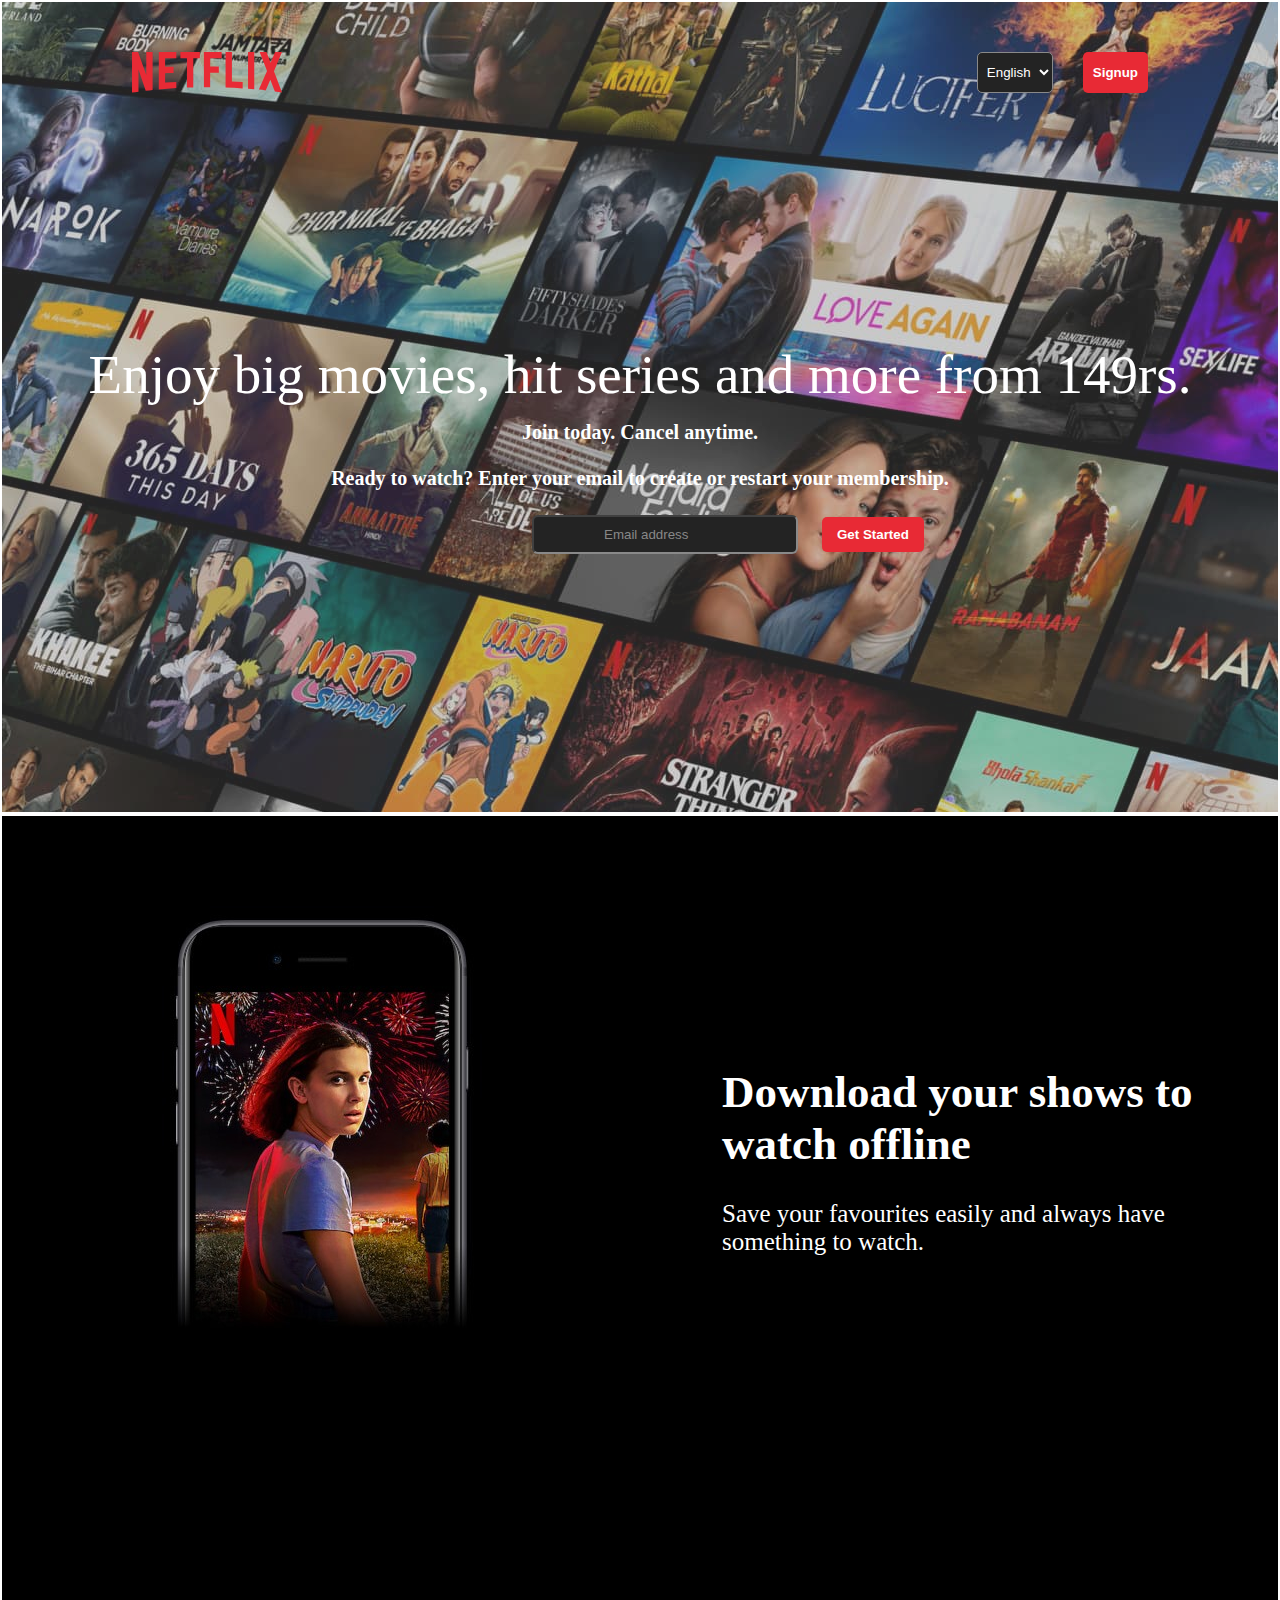
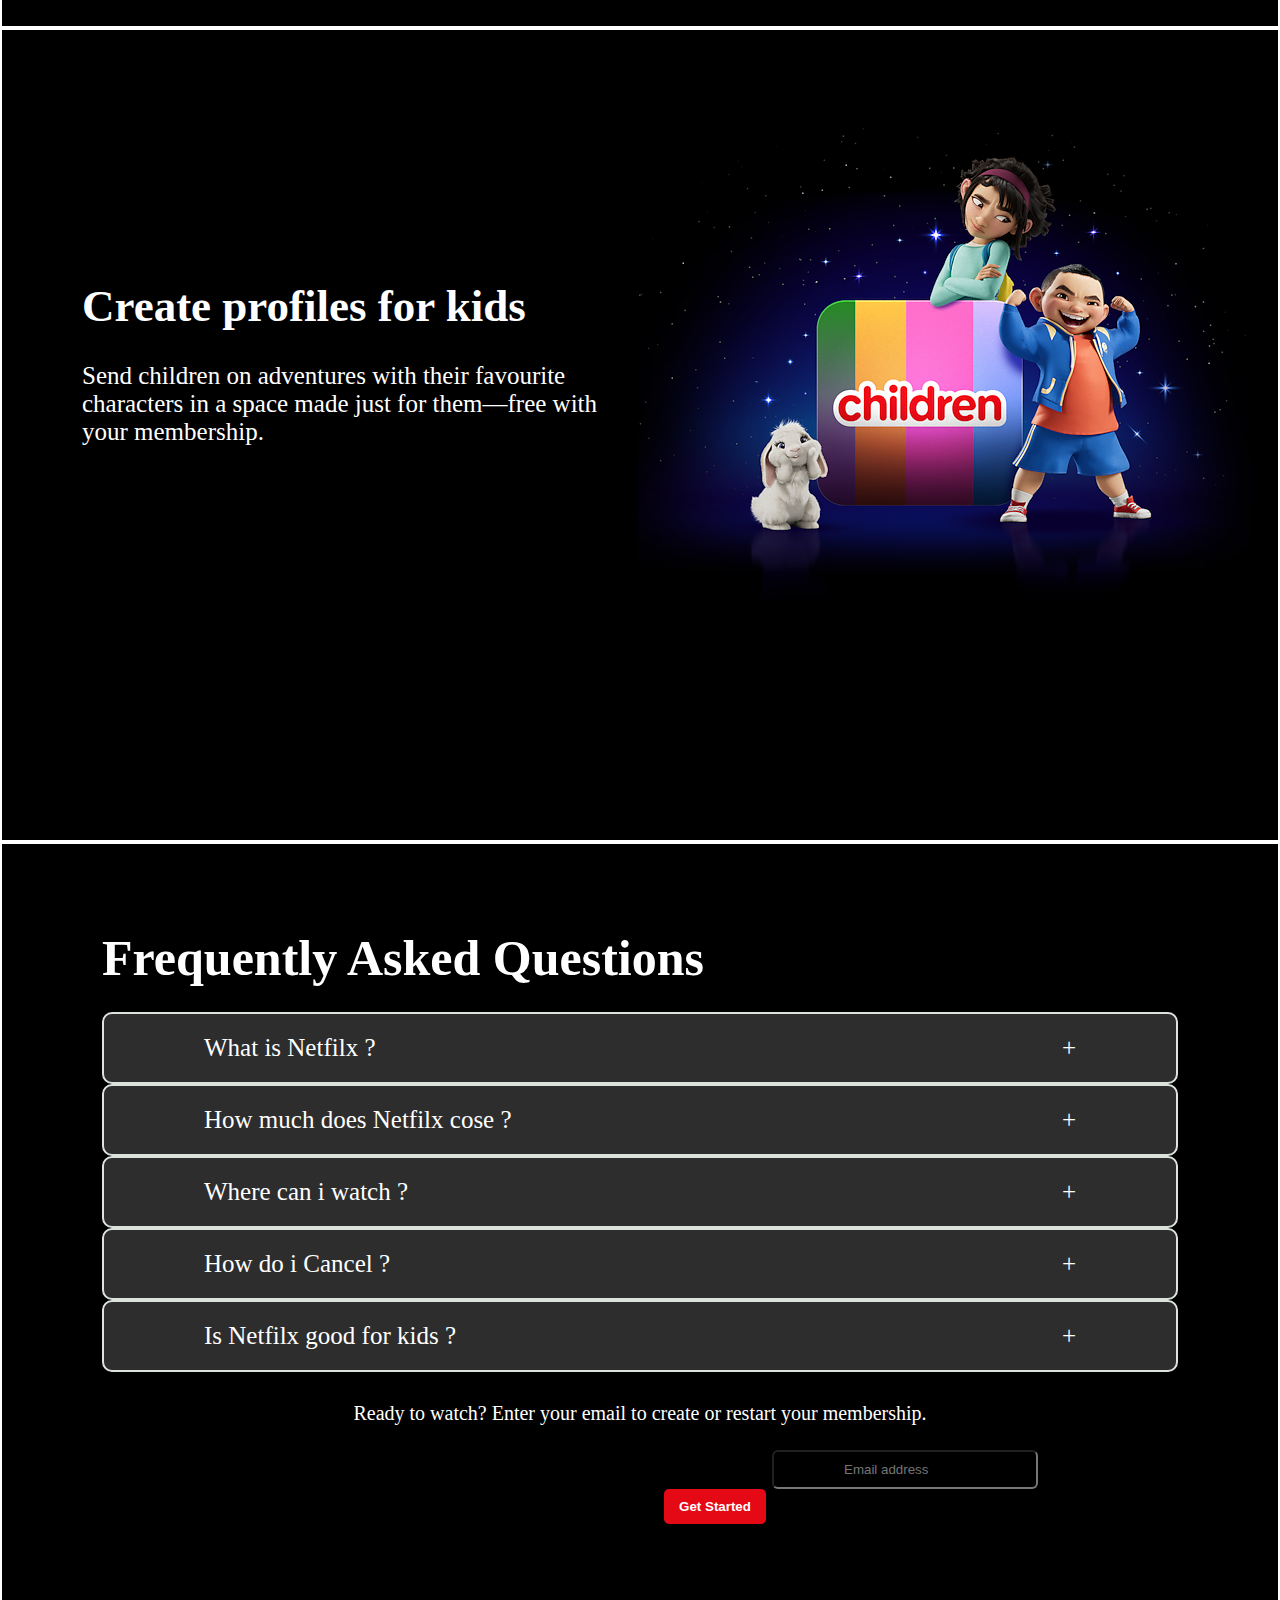
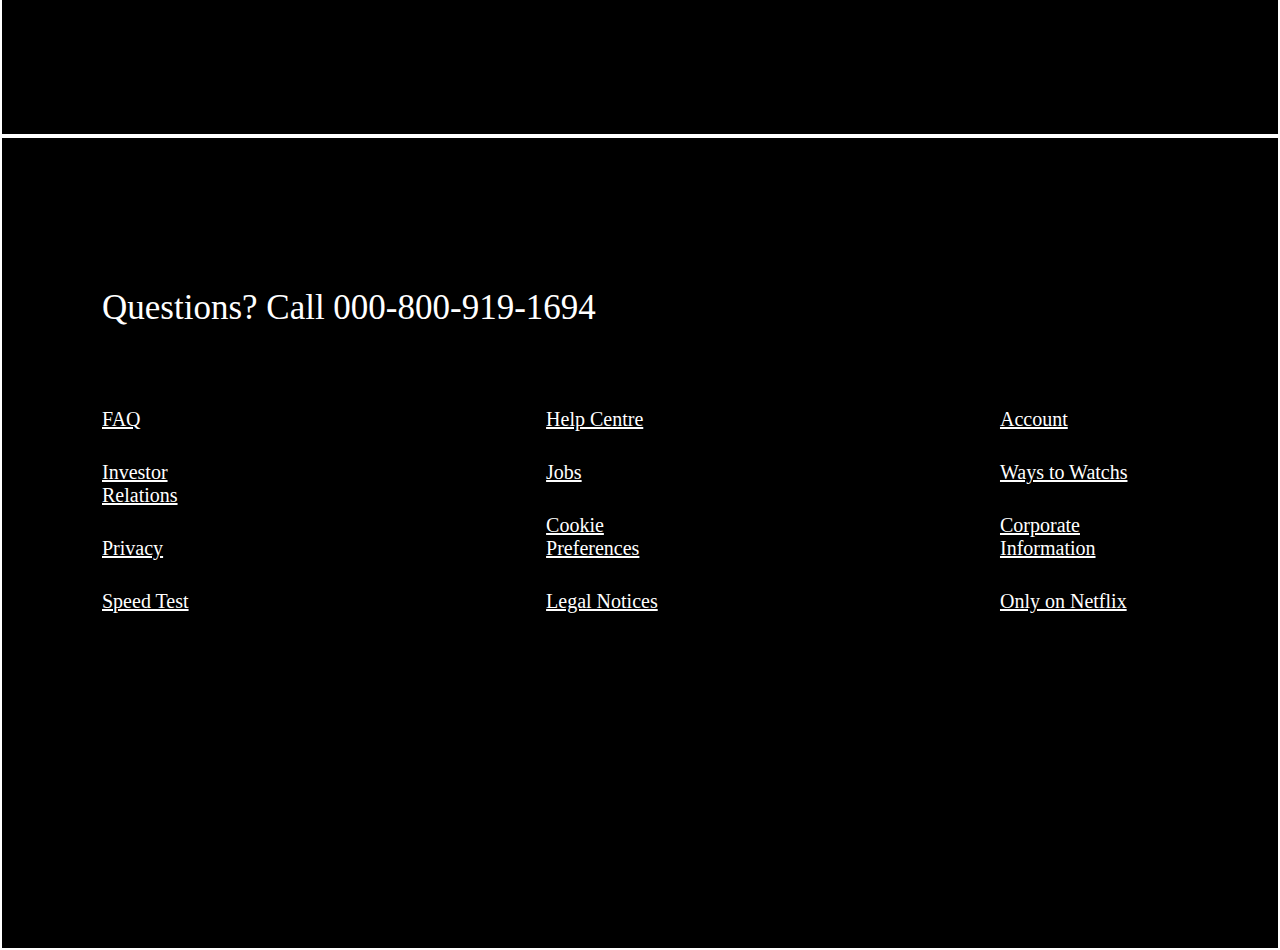
<file: index.html>
<!DOCTYPE html>
<html lang="en">
<head>
    <title>Netfilx Home Page</title>
    <link rel="stylesheet" href="style.css">
</head>
<body>
    <header class="top-header">
        <nav class="container">
           <svg class="logo" width=150 fill="#E50815" viewBox="0 0 111 30" version="1.1" xmlns="http://www.w3.org/2000/svg" xmlns:xlink="http://www.w3.org/1999/xlink" aria-hidden="true" role="img" class="default-ltr-cache-1d568uk ev1dnif1"><g><path d="M105.06233,14.2806261 L110.999156,30 C109.249227,29.7497422 107.500234,29.4366857 105.718437,29.1554972 L102.374168,20.4686475 L98.9371075,28.4375293 C97.2499766,28.1563408 95.5928391,28.061674 93.9057081,27.8432843 L99.9372012,14.0931671 L94.4680851,-5.68434189e-14 L99.5313525,-5.68434189e-14 L102.593495,7.87421502 L105.874965,-5.68434189e-14 L110.999156,-5.68434189e-14 L105.06233,14.2806261 Z M90.4686475,-5.68434189e-14 L85.8749649,-5.68434189e-14 L85.8749649,27.2499766 C87.3746368,27.3437061 88.9371075,27.4055675 90.4686475,27.5930265 L90.4686475,-5.68434189e-14 Z M81.9055207,26.93692 C77.7186241,26.6557316 73.5307901,26.4064111 69.250164,26.3117443 L69.250164,-5.68434189e-14 L73.9366389,-5.68434189e-14 L73.9366389,21.8745899 C76.6248008,21.9373887 79.3120255,22.1557784 81.9055207,22.2804387 L81.9055207,26.93692 Z M64.2496954,10.6561065 L64.2496954,15.3435186 L57.8442216,15.3435186 L57.8442216,25.9996251 L53.2186709,25.9996251 L53.2186709,-5.68434189e-14 L66.3436123,-5.68434189e-14 L66.3436123,4.68741213 L57.8442216,4.68741213 L57.8442216,10.6561065 L64.2496954,10.6561065 Z M45.3435186,4.68741213 L45.3435186,26.2498828 C43.7810479,26.2498828 42.1876465,26.2498828 40.6561065,26.3117443 L40.6561065,4.68741213 L35.8121661,4.68741213 L35.8121661,-5.68434189e-14 L50.2183897,-5.68434189e-14 L50.2183897,4.68741213 L45.3435186,4.68741213 Z M30.749836,15.5928391 C28.687787,15.5928391 26.2498828,15.5928391 24.4999531,15.6875059 L24.4999531,22.6562939 C27.2499766,22.4678976 30,22.2495079 32.7809542,22.1557784 L32.7809542,26.6557316 L19.812541,27.6876933 L19.812541,-5.68434189e-14 L32.7809542,-5.68434189e-14 L32.7809542,4.68741213 L24.4999531,4.68741213 L24.4999531,10.9991564 C26.3126816,10.9991564 29.0936358,10.9054269 30.749836,10.9054269 L30.749836,15.5928391 Z M4.78114163,12.9684132 L4.78114163,29.3429562 C3.09401069,29.5313525 1.59340144,29.7497422 0,30 L0,-5.68434189e-14 L4.4690224,-5.68434189e-14 L10.562377,17.0315868 L10.562377,-5.68434189e-14 L15.2497891,-5.68434189e-14 L15.2497891,28.061674 C13.5935889,28.3437998 11.906458,28.4375293 10.1246602,28.6868498 L4.78114163,12.9684132 Z"></path></g></svg></div>
           <nav class="forsignup">
                 <select class="optionTE">
                     <option>English</option>
                     <option>Telugu</option>
                 </select>
                 <button class="btn">Signup</button>
           </nav>
        </nav>
        <nav class="main-content">
            <h1><b>Enjoy big movies, hit series and more from 149rs.</b></h1>
            <p>Join today. Cancel anytime.<br><br>Ready to watch? Enter your email to create or restart your membership.</p>
        </nav>
        <nav class="below-mainContent">
            <input id="txt" placeholder="Email address">
            <button class="get-started">Get Started</button>
        </nav>
    </header>
    <header class="top2-header">
            <div class="left-item">
                 <img src="phone.jpeg">
            </div>  
            <div class="right-item">
                <h1><b>Download your shows to watch offline</b></h1>
                    <p>Save your favourites easily and always have something to watch.</p>
            </div>      
    </header>
    <header class="top3-header">  
       <div class="right-item">
           <h1><b>Create profiles for kids</b></h1>
               <p>Send children on adventures with their favourite characters in a space made just for them—free with your membership.</p>
       </div> 
       <div class="left-item">
          <img src="kids.jpg">
       </div>
    </header>
    <header class="top4-header">
        <h1>Frequently Asked Questions</h1>
        <div class="faq">
            <p>What is Netfilx ?</p>
            <span class="material-icon">+</span>
        </div>
        <div class="faq">
            <p>How much does Netfilx cose ?</p>
            <span class="material-icon">+</span>
        </div>
        <div class="faq">
            <p>Where can i watch ?</p>
            <span class="material-icon">+</span>
        </div>
        <div class="faq">
            <p>How do i Cancel ?</p>
            <span class="material-icon">+</span>
        </div>
        <div class="faq">
            <p>Is Netfilx good for kids ?</p>
            <span class="material-icon">+</span>
        </div>
        <div class="All">
            <p>Ready to watch? Enter your email to create or restart your membership.</p>

            <nav class="below-mainContent">
                <input id="txt" placeholder="Email address">
                <button class="get-started">Get Started</button>
             </nav>
        </div>
    </header>
    <header class="top5-header">
        <footer class="footer">
            <p>Questions? Call 000-800-919-1694</p>
            <div class="link-container">
              <div class="link-item">
                 <a href="#">FAQ</a>
                 <a href="#">Investor Relations</a>
                 <a href="#">Privacy</a>
                 <a href="#">Speed Test</a>
              </div>
              <div class="link-item">
                 <a href="#">Help Centre</a>
                 <a href="#">Jobs</a>
                 <a href="#">Cookie Preferences</a>
                 <a href="#">Legal Notices</a>
              </div>
              <div class="link-item">
                <a href="#">Account</a>
                <a href="#">Ways to Watchs</a>
                <a href="#">Corporate Information</a>
                <a href="#">Only on Netflix</a>
              </div>
            </div>
        </footer>
    </header>
</body>
</html>
</file>
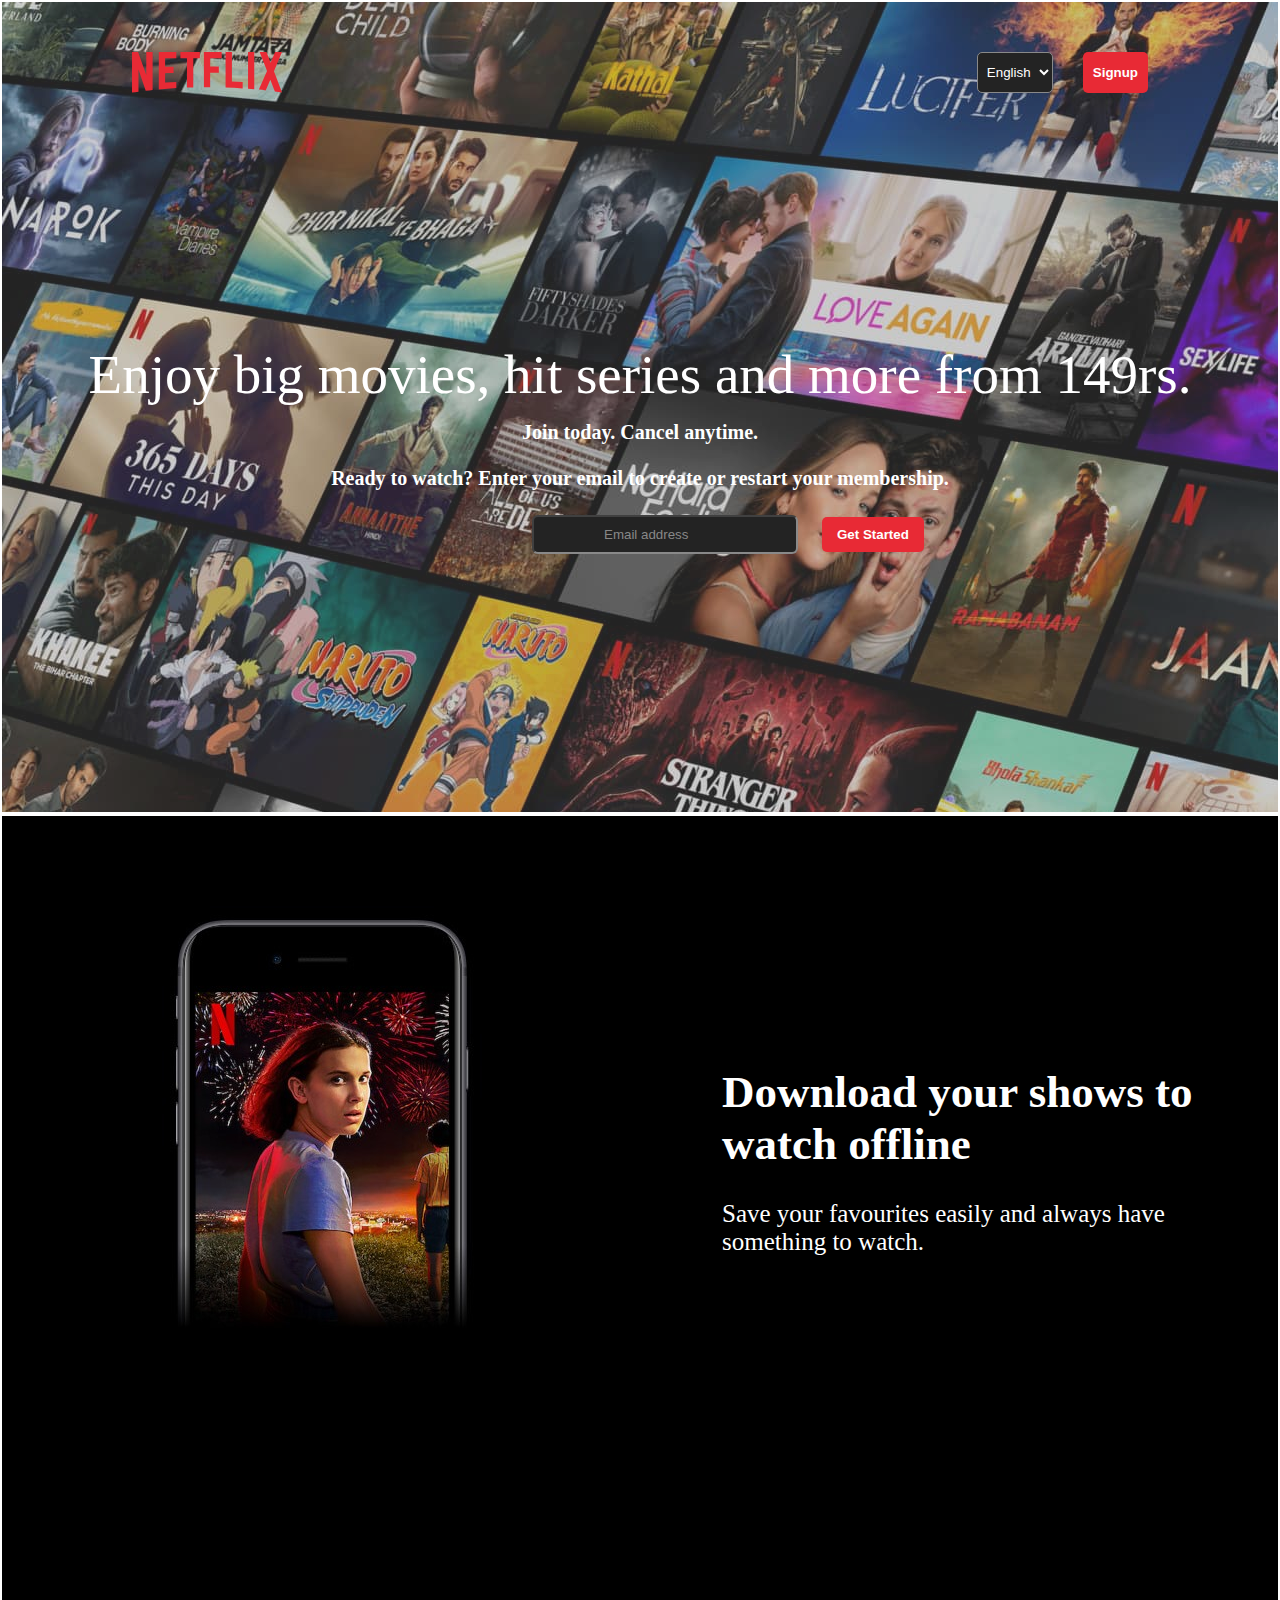
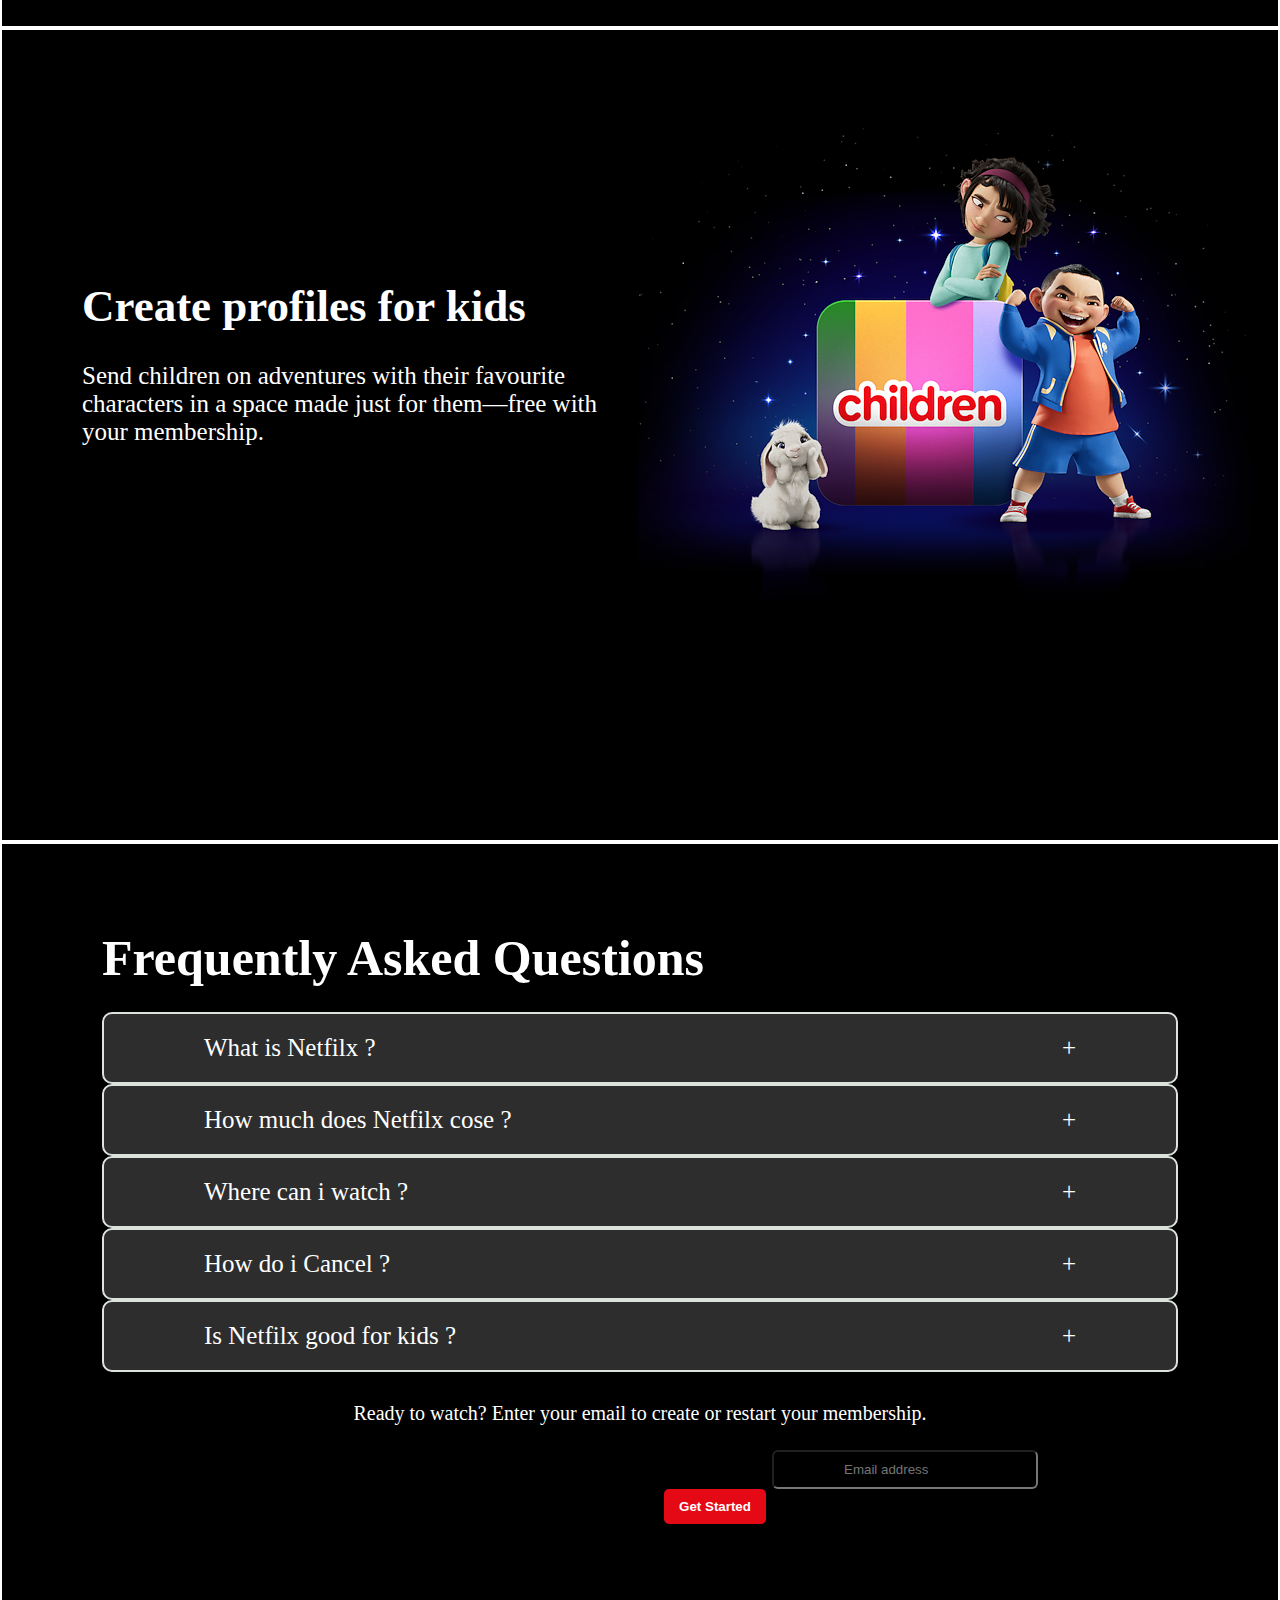
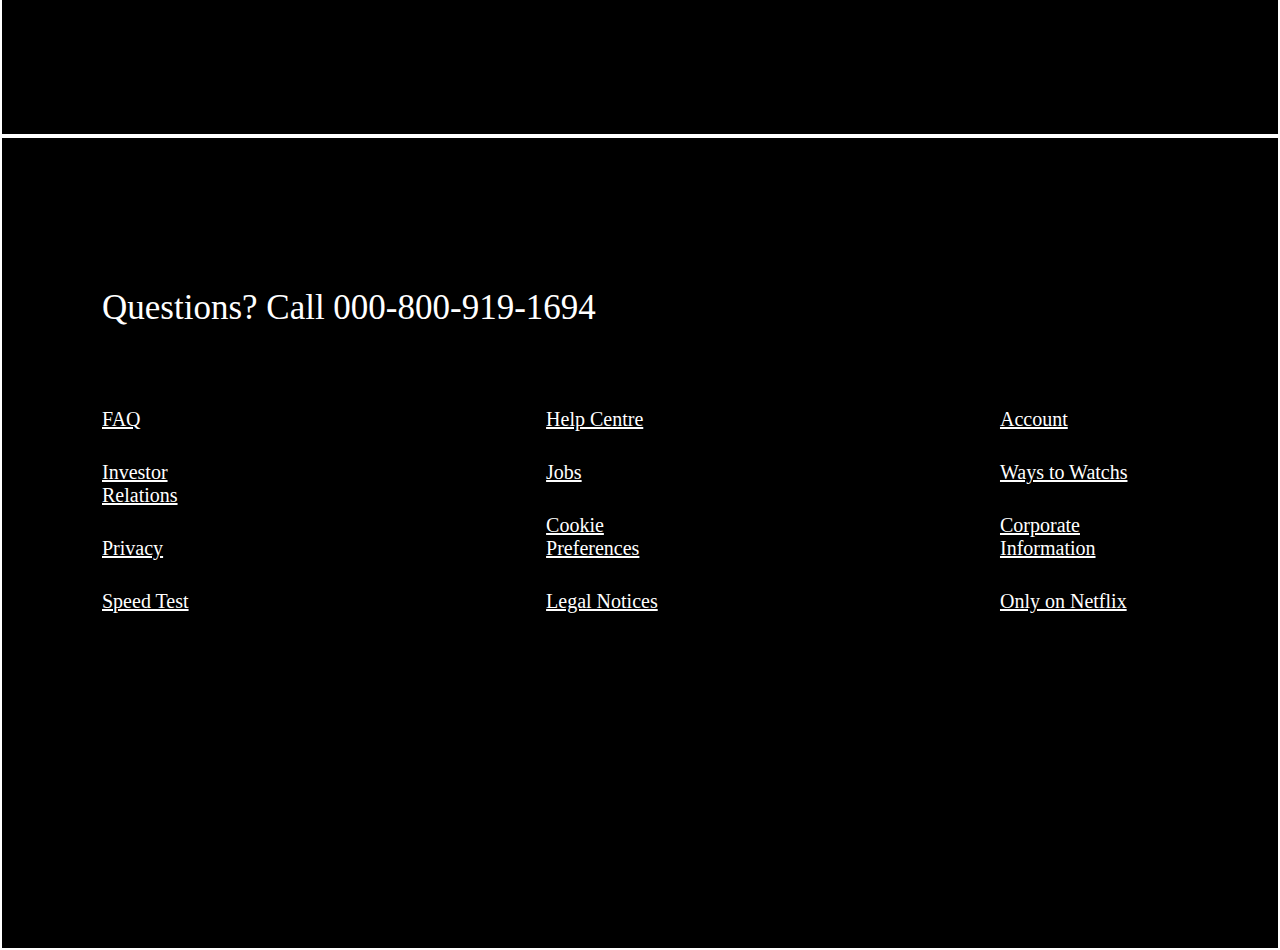
<file: Netflix.html>
<!DOCTYPE html>
<html lang="en">
<head>
    <title>Netfilx Home Page</title>
    <link rel="stylesheet" href="style.css">
</head>
<body>
    <header class="top-header">
        <nav class="container">
           <svg class="logo" width=150 fill="#E50815" viewBox="0 0 111 30" version="1.1" xmlns="http://www.w3.org/2000/svg" xmlns:xlink="http://www.w3.org/1999/xlink" aria-hidden="true" role="img" class="default-ltr-cache-1d568uk ev1dnif1"><g><path d="M105.06233,14.2806261 L110.999156,30 C109.249227,29.7497422 107.500234,29.4366857 105.718437,29.1554972 L102.374168,20.4686475 L98.9371075,28.4375293 C97.2499766,28.1563408 95.5928391,28.061674 93.9057081,27.8432843 L99.9372012,14.0931671 L94.4680851,-5.68434189e-14 L99.5313525,-5.68434189e-14 L102.593495,7.87421502 L105.874965,-5.68434189e-14 L110.999156,-5.68434189e-14 L105.06233,14.2806261 Z M90.4686475,-5.68434189e-14 L85.8749649,-5.68434189e-14 L85.8749649,27.2499766 C87.3746368,27.3437061 88.9371075,27.4055675 90.4686475,27.5930265 L90.4686475,-5.68434189e-14 Z M81.9055207,26.93692 C77.7186241,26.6557316 73.5307901,26.4064111 69.250164,26.3117443 L69.250164,-5.68434189e-14 L73.9366389,-5.68434189e-14 L73.9366389,21.8745899 C76.6248008,21.9373887 79.3120255,22.1557784 81.9055207,22.2804387 L81.9055207,26.93692 Z M64.2496954,10.6561065 L64.2496954,15.3435186 L57.8442216,15.3435186 L57.8442216,25.9996251 L53.2186709,25.9996251 L53.2186709,-5.68434189e-14 L66.3436123,-5.68434189e-14 L66.3436123,4.68741213 L57.8442216,4.68741213 L57.8442216,10.6561065 L64.2496954,10.6561065 Z M45.3435186,4.68741213 L45.3435186,26.2498828 C43.7810479,26.2498828 42.1876465,26.2498828 40.6561065,26.3117443 L40.6561065,4.68741213 L35.8121661,4.68741213 L35.8121661,-5.68434189e-14 L50.2183897,-5.68434189e-14 L50.2183897,4.68741213 L45.3435186,4.68741213 Z M30.749836,15.5928391 C28.687787,15.5928391 26.2498828,15.5928391 24.4999531,15.6875059 L24.4999531,22.6562939 C27.2499766,22.4678976 30,22.2495079 32.7809542,22.1557784 L32.7809542,26.6557316 L19.812541,27.6876933 L19.812541,-5.68434189e-14 L32.7809542,-5.68434189e-14 L32.7809542,4.68741213 L24.4999531,4.68741213 L24.4999531,10.9991564 C26.3126816,10.9991564 29.0936358,10.9054269 30.749836,10.9054269 L30.749836,15.5928391 Z M4.78114163,12.9684132 L4.78114163,29.3429562 C3.09401069,29.5313525 1.59340144,29.7497422 0,30 L0,-5.68434189e-14 L4.4690224,-5.68434189e-14 L10.562377,17.0315868 L10.562377,-5.68434189e-14 L15.2497891,-5.68434189e-14 L15.2497891,28.061674 C13.5935889,28.3437998 11.906458,28.4375293 10.1246602,28.6868498 L4.78114163,12.9684132 Z"></path></g></svg></div>
           <nav class="forsignup">
                 <select class="optionTE">
                     <option>English</option>
                     <option>Telugu</option>
                 </select>
                 <button class="btn">Signup</button>
           </nav>
        </nav>
        <nav class="main-content">
            <h1><b>Enjoy big movies, hit series and more from 149rs.</b></h1>
            <p>Join today. Cancel anytime.<br><br>Ready to watch? Enter your email to create or restart your membership.</p>
        </nav>
        <nav class="below-mainContent">
            <input id="txt" placeholder="Email address">
            <button class="get-started">Get Started</button>
        </nav>
    </header>
    <header class="top2-header">
            <div class="left-item">
                 <img src="phone.jpeg">
            </div>  
            <div class="right-item">
                <h1><b>Download your shows to watch offline</b></h1>
                    <p>Save your favourites easily and always have something to watch.</p>
            </div>      
    </header>
    <header class="top3-header">  
       <div class="right-item">
           <h1><b>Create profiles for kids</b></h1>
               <p>Send children on adventures with their favourite characters in a space made just for them—free with your membership.</p>
       </div> 
       <div class="left-item">
          <img src="kids.jpg">
       </div>
    </header>
    <header class="top4-header">
        <h1>Frequently Asked Questions</h1>
        <div class="faq">
            <p>What is Netfilx ?</p>
            <span class="material-icon">+</span>
        </div>
        <div class="faq">
            <p>How much does Netfilx cose ?</p>
            <span class="material-icon">+</span>
        </div>
        <div class="faq">
            <p>Where can i watch ?</p>
            <span class="material-icon">+</span>
        </div>
        <div class="faq">
            <p>How do i Cancel ?</p>
            <span class="material-icon">+</span>
        </div>
        <div class="faq">
            <p>Is Netfilx good for kids ?</p>
            <span class="material-icon">+</span>
        </div>
        <div class="All">
            <p>Ready to watch? Enter your email to create or restart your membership.</p>

            <nav class="below-mainContent">
                <input id="txt" placeholder="Email address">
                <button class="get-started">Get Started</button>
             </nav>
        </div>
    </header>
    <header class="top5-header">
        <footer class="footer">
            <p>Questions? Call 000-800-919-1694</p>
            <div class="link-container">
              <div class="link-item">
                 <a href="#">FAQ</a>
                 <a href="#">Investor Relations</a>
                 <a href="#">Privacy</a>
                 <a href="#">Speed Test</a>
              </div>
              <div class="link-item">
                 <a href="#">Help Centre</a>
                 <a href="#">Jobs</a>
                 <a href="#">Cookie Preferences</a>
                 <a href="#">Legal Notices</a>
              </div>
              <div class="link-item">
                <a href="#">Account</a>
                <a href="#">Ways to Watchs</a>
                <a href="#">Corporate Information</a>
                <a href="#">Only on Netflix</a>
              </div>
            </div>
        </footer>
    </header>
</body>
</html>
</file>
<file: style.css>
*{
   margin: 0;
   padding: 0;
}
/* frame 1*/
.top-header{
    border: 2px solid white;
    height: 90vh;
    background: rgba(0, 0, 0,0.8);
    background-image: url(netflix.jpg);
    opacity: 0.86;
}
.container{
    padding: 20px 130px;
    padding-top: 50px;
    display: flex;
    justify-content: space-between;
}
.optionTE{
    padding: 5px;
    background-color: #000;
    color: #fff;
    border-radius: 5px;
}
.forsignup{
    display: flex;
    justify-content: space-between;
    gap:30px;
}
.btn,.get-started{
    border: none;
    border-radius: 5px;
    padding: 10px;
    background-color : #E50815;
    color: white;
    font-weight: bold;
}
.main-content{
    text-align: center;
    padding-top : 230px;
    color: white;
}
.main-content h1{
    font-size: 55px;
    font-weight: 20;
}
.main-content p{
    padding-top: 15px;
    font-size: 20px;
    font-weight: bold;
    text-align: center;
}
.below-mainContent{
    padding-top: 25px;
    padding-left: 530px;
}
.get-started , #txt{
    padding: 10px 15px;
}
.get-started{
    margin-left: 20px;
}
#txt{
    padding-left: 70px;
    background-color: black;
    color: white;
    text-align : left;
    border-radius: 6px;
}

/*frame 2,3*/
.top2-header, .top3-header,.top5-header{
    height: 90vh;
    display: flex;
    border: 2px solid white;
    background-color: #000;
    color: white;
}
.left-item{
    padding-top: 90px;
}
.right-item {
    padding-top:250px;
    padding-right: 40px;
    padding-left: 80px;
}
.right-item h1{
    font-size: 45px;
}
.right-item p{
    font-size: 25px;
    padding-top: 30px;
}

/* frame 4 */

.top4-header {
    height: 90vh;
    padding: 40px 100px;
    flex-direction: column;
    align-items: center;
    background-color: #000;
    color: #fff;
    border: 2px solid white;
}
.top4-header h1{
    font-size: 50px;
    padding-top: 45px;
    margin-bottom: 25px;
}
.faq{
    border: 2px solid rgb(220, 226, 220);;
    display: flex;
    align-self: stretch;
    padding: 20px;
    border-radius: 10px;
    background-color: #2D2D2D;
    padding-right: 100px;
    padding-left: 100px;
    justify-content: space-between;
    font-size: 25px;
    gap :10px;
}
.material-icon{
    text-align: 25px;
}
.faq:hover{
    background-color: #736c6c;
}
.All{
    text-align: center;
    padding-top: 30px;
}
.All p{ 
    font-size: 20px;
}
.top4-header .get-started{
    margin-right:400px;
    font-weight: bold;
}
/*last frame*/
.footer{
    padding:100px;
    padding-top: 100px;
}
.footer p{
    padding-top:50px;
    font-size: 35px;
    gap :10px
}
.link-container {
    padding-top: 30px;
    display: flex;
    gap :300px;
    margin-top:50px;
}
.link-container a{
    color: white;
    font-size: 20px;
}
.link-item{
    display: flex;
    row-gap: 30px;
    justify-content:space-evenly;
    flex-direction: column;
}
</file>
